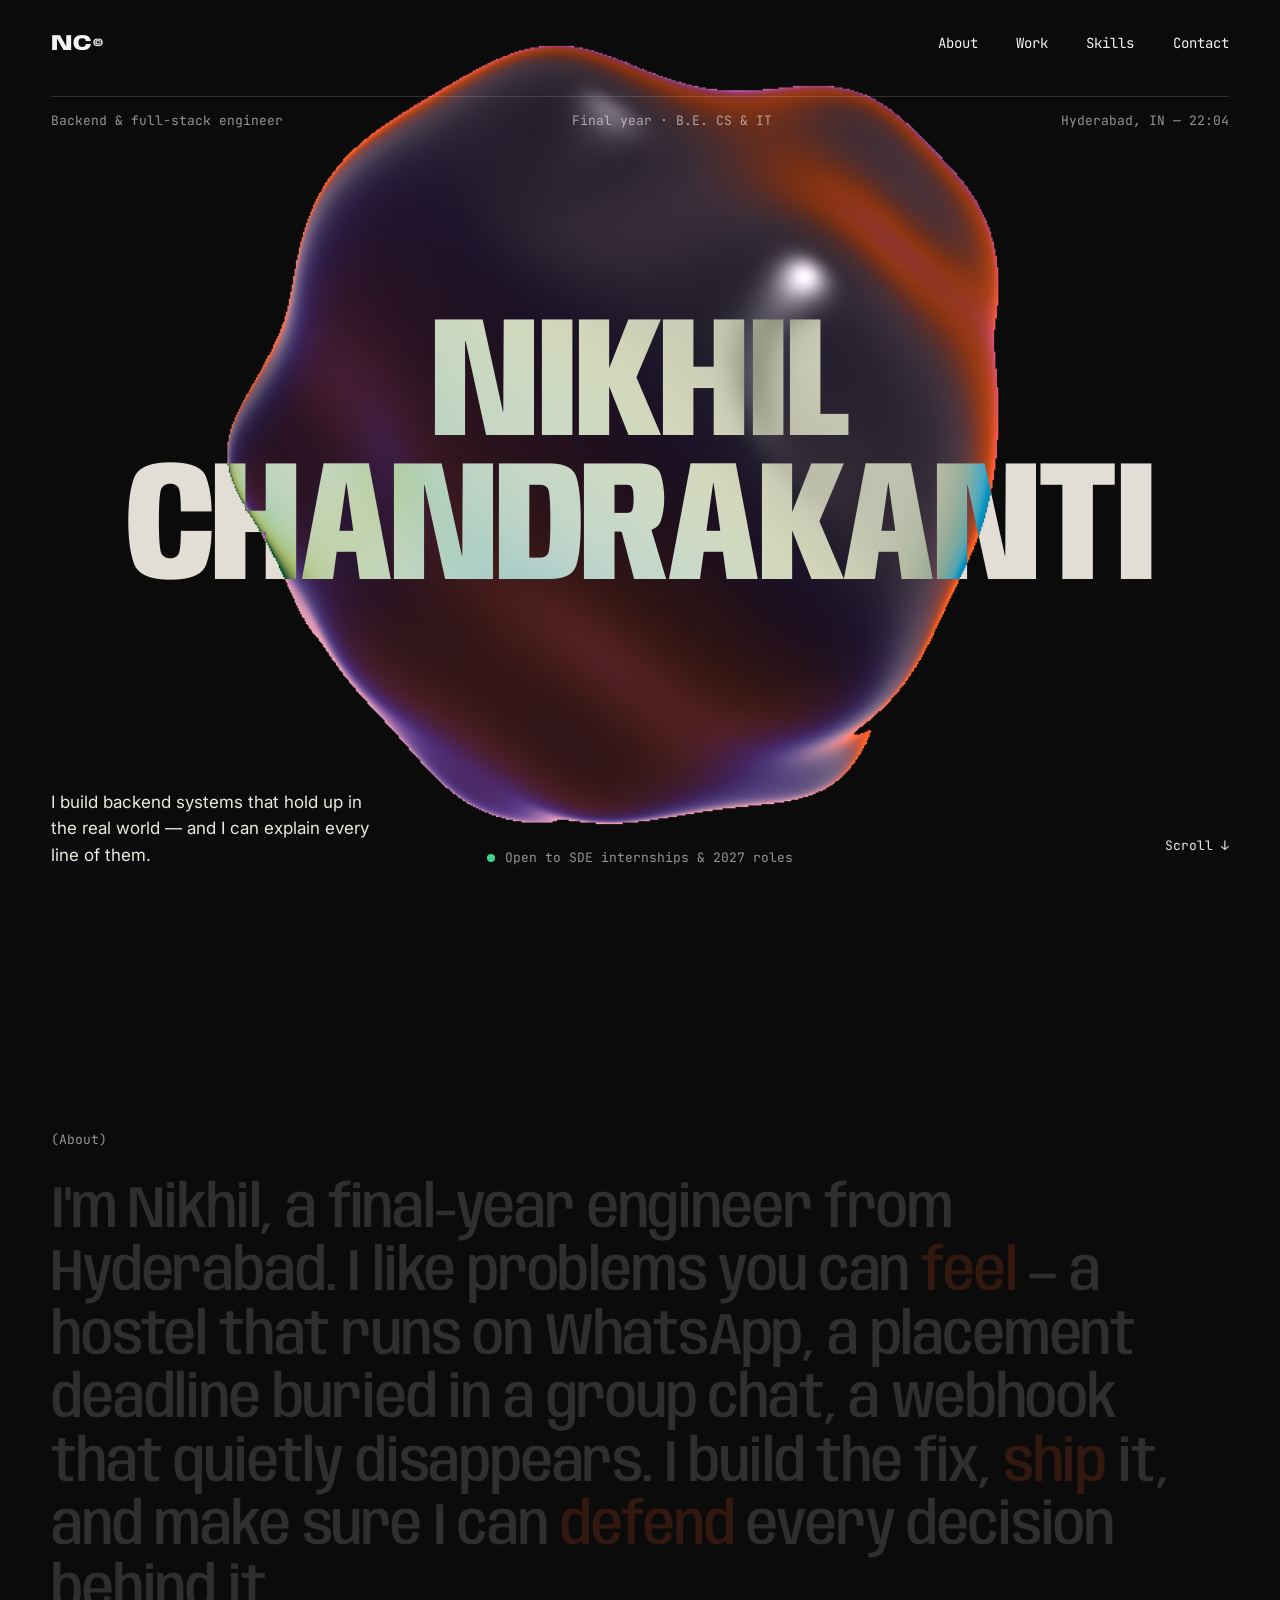
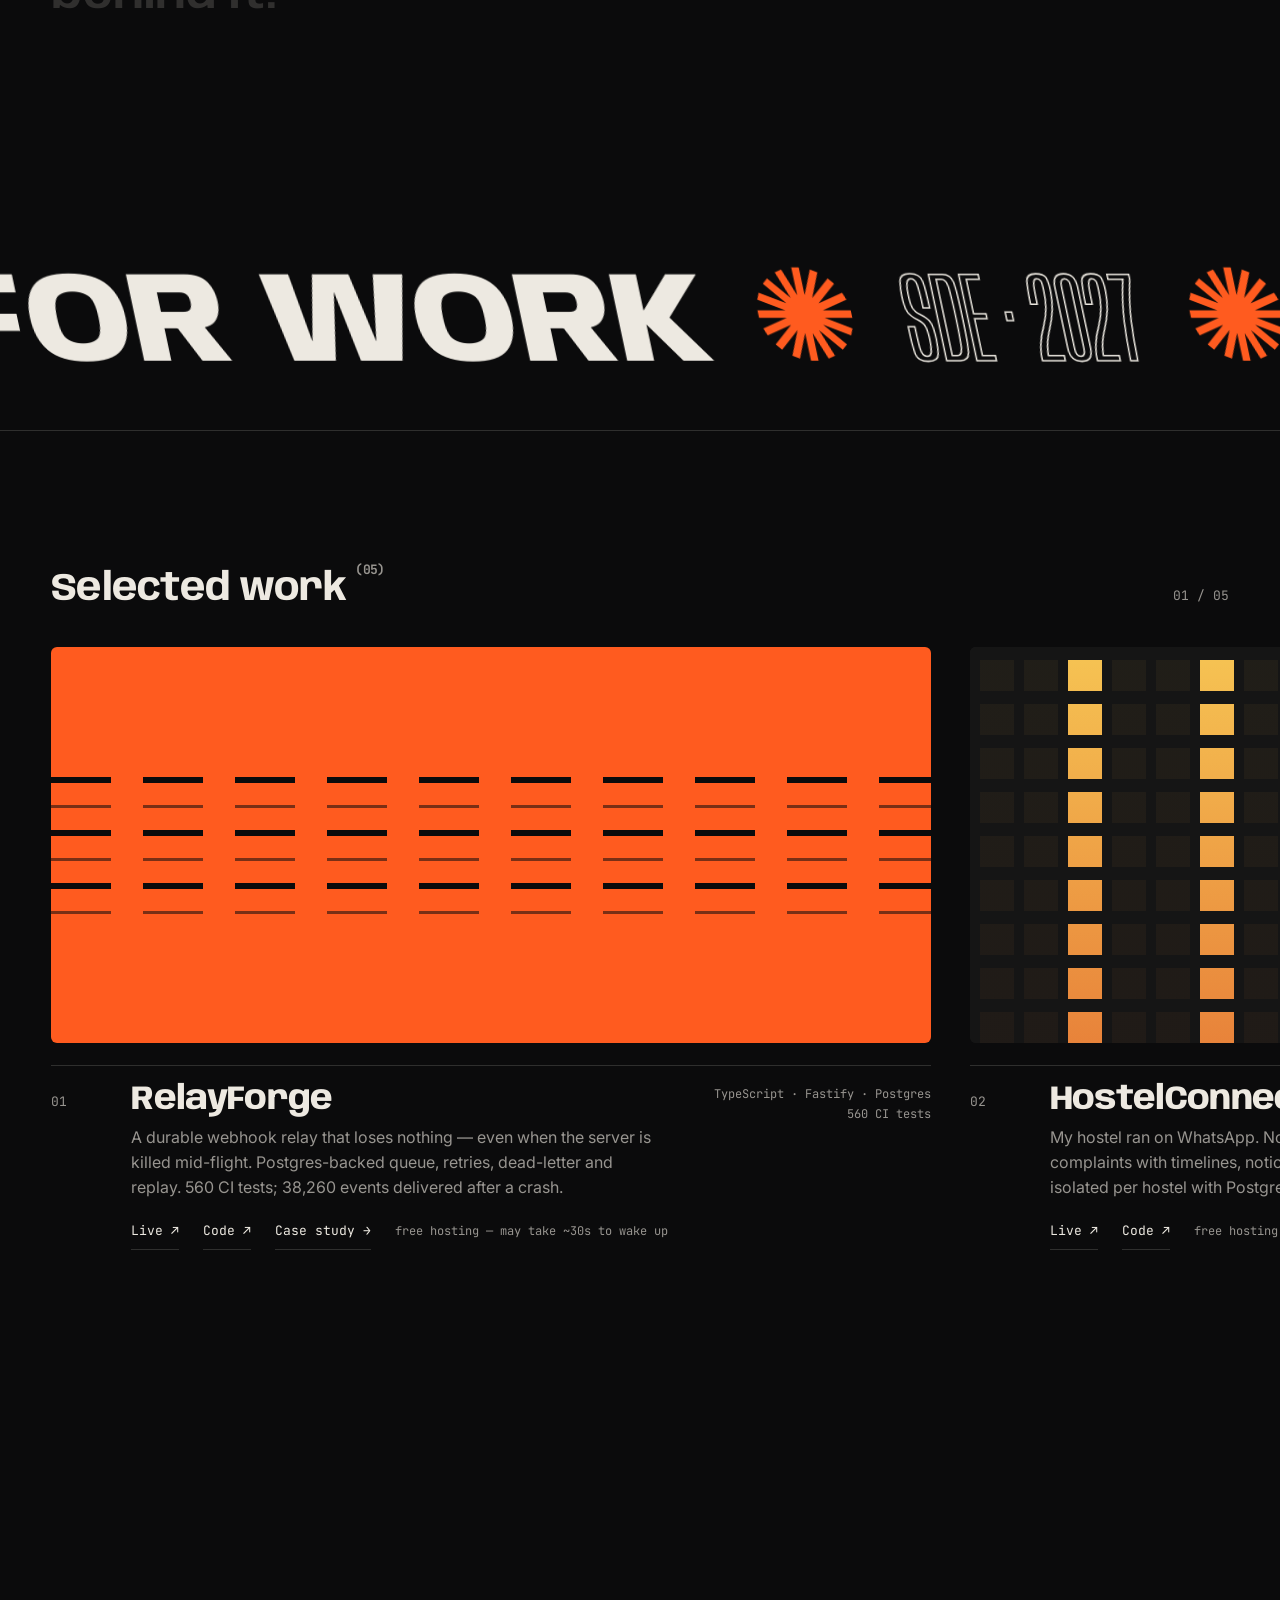
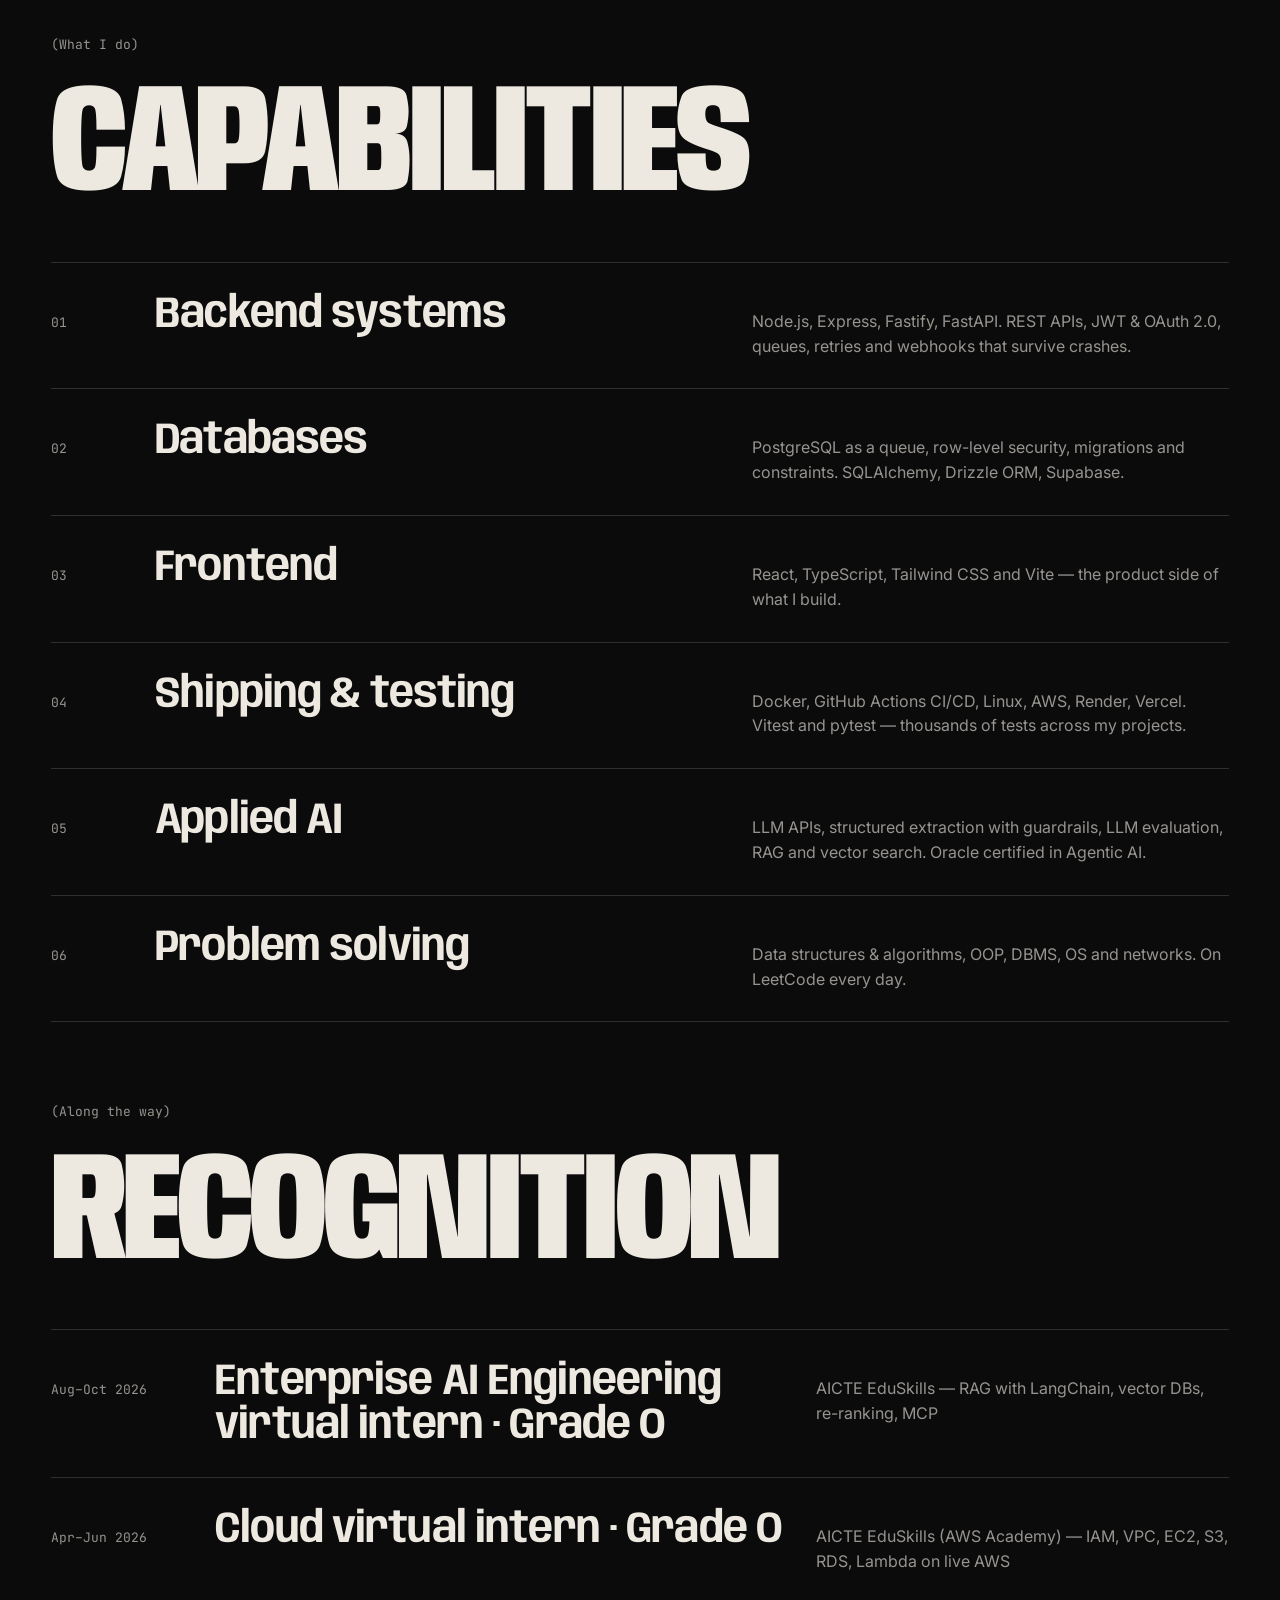
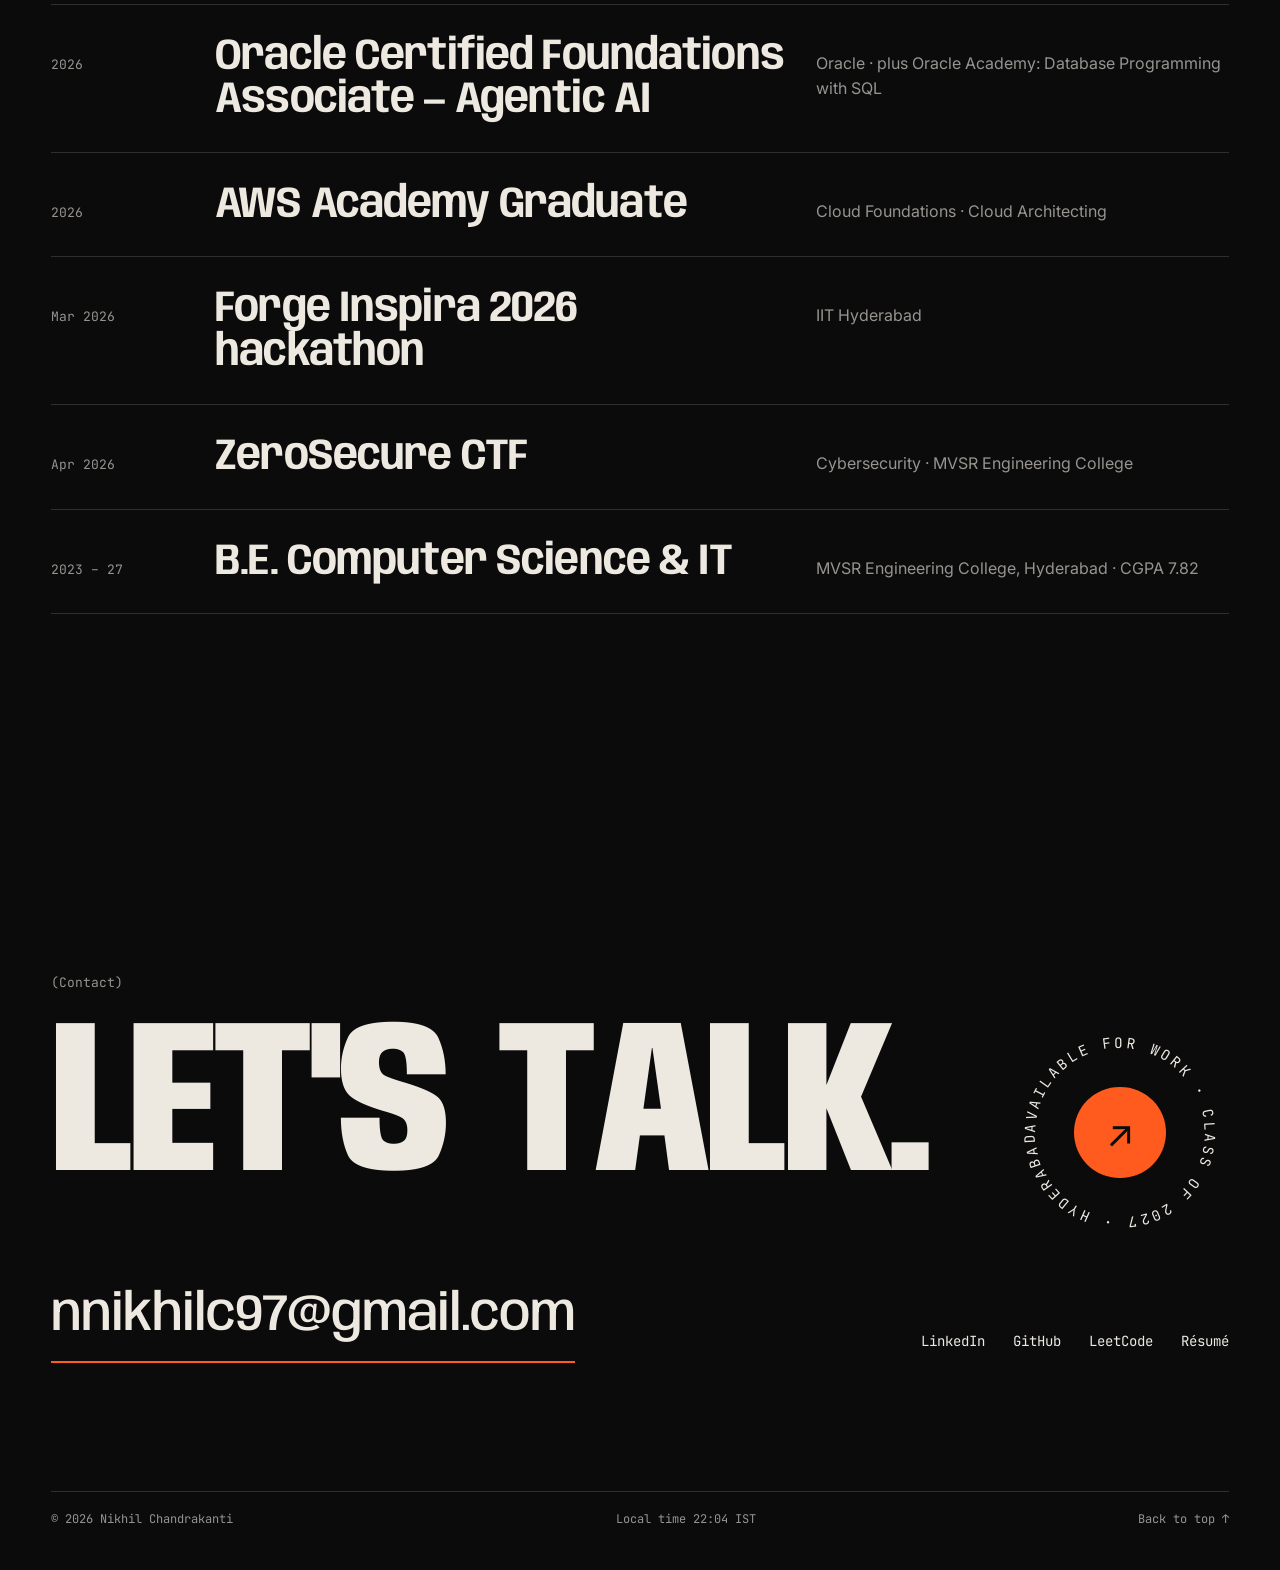
<file: index.html>
<!DOCTYPE html>
<html lang="en">
<head>
<meta charset="utf-8">
<meta name="viewport" content="width=device-width, initial-scale=1">
<title>Nikhil Chandrakanti — Backend &amp; Full-Stack Engineer</title>
<meta name="description" content="Final-year CS & IT engineer from Hyderabad building backend systems that hold up in the real world — RelayForge, HostelConnect, DriveRadar.">
<link rel="icon" href="assets/favicon.svg" type="image/svg+xml">
<link rel="apple-touch-icon" href="assets/apple-touch-icon.png">
<meta name="theme-color" content="#0B0B0C">
<link rel="canonical" href="https://nick10-05.github.io/">
<meta property="og:type" content="website">
<meta property="og:site_name" content="Nikhil Chandrakanti">
<meta property="og:title" content="Nikhil Chandrakanti — Backend & Full-Stack Engineer">
<meta property="og:description" content="Final-year CS & IT engineer from Hyderabad building backend systems that hold up in the real world — RelayForge, HostelConnect, DriveRadar.">
<meta property="og:url" content="https://nick10-05.github.io/">
<meta property="og:image" content="https://nick10-05.github.io/assets/og-image.png">
<meta property="og:image:width" content="1200">
<meta property="og:image:height" content="630">
<meta name="twitter:card" content="summary_large_image">
<meta name="twitter:title" content="Nikhil Chandrakanti — Backend & Full-Stack Engineer">
<meta name="twitter:description" content="Final-year CS & IT engineer from Hyderabad building backend systems that hold up in the real world — RelayForge, HostelConnect, DriveRadar.">
<meta name="twitter:image" content="https://nick10-05.github.io/assets/og-image.png">
<script type="application/ld+json">{"@context":"https://schema.org","@type":"Person","name":"Nikhil Chandrakanti","jobTitle":"Software Engineer","url":"https://nick10-05.github.io/","address":{"@type":"PostalAddress","addressLocality":"Hyderabad","addressCountry":"IN"},"alumniOf":"MVSR Engineering College","sameAs":["https://github.com/nick10-05","https://www.linkedin.com/in/nnikhilc97","https://leetcode.com/u/nikku-2004"]}</script>
<link rel="preconnect" href="https://fonts.googleapis.com">
<link rel="preconnect" href="https://fonts.gstatic.com" crossorigin>
<link href="https://fonts.googleapis.com/css2?family=Anybody:wdth,wght@50..150,100..900&family=Inter:wght@400;500&family=JetBrains+Mono:wght@400;500&display=swap" rel="stylesheet">
<link rel="stylesheet" href="css/style.css">
</head>
<body>

<!-- preloader -->
<div class="loader" id="loader" aria-hidden="true">
  <div class="loader-name"><span>Nikhil</span><span>Chandrakanti</span></div>
  <div class="loader-count"><span id="count">0</span></div>
</div>

<!-- cursor -->
<div class="cursor" id="cursor" aria-hidden="true"><span id="cursorLabel"></span></div>

<!-- nav -->
<header class="nav">
  <a href="#top" class="nav-logo" aria-label="Back to top">NC<sup>©</sup></a>
  <nav aria-label="Primary" class="nav-links">
    <a href="#about" data-scramble>About</a>
    <a href="#work" data-scramble>Work</a>
    <a href="#skills" data-scramble>Skills</a>
    <a href="#contact" data-scramble>Contact</a>
  </nav>
</header>

<main id="top">

<!-- HERO -->
<section class="hero" data-tone="dark">
  <canvas id="blob" aria-hidden="true"></canvas>
  <div class="hero-meta">
    <span>Backend &amp; full-stack engineer</span>
    <span class="hide-s">Final year · B.E. CS &amp; IT</span>
    <span>Hyderabad, IN — <time id="clock">--:--</time></span>
  </div>
  <h1 class="kinetic" aria-label="Nikhil Chandrakanti">
    <span class="kline" data-kinetic aria-hidden="true">Nikhil</span>
    <span class="kline" data-kinetic aria-hidden="true">Chandrakanti</span>
  </h1>
  <div class="hero-foot">
    <p class="hero-intro">I build backend systems that hold up in the real world — and I can explain every line of them.</p>
    <p class="status"><span class="dot" aria-hidden="true"></span>Open to SDE internships &amp; 2027 roles</p>
    <a href="#about" class="scroll-cue" data-cursor="Scroll">Scroll <span aria-hidden="true">↓</span></a>
  </div>
</section>

<!-- ABOUT / MANIFESTO -->
<section class="about" id="about" data-tone="dark">
  <p class="label">(About)</p>
  <p class="manifesto" id="manifesto">I'm Nikhil, a final-year engineer from Hyderabad. I like problems you can feel — a hostel that runs on WhatsApp, a placement deadline buried in a group chat, a webhook that quietly disappears. I build the fix, ship it, and make sure I can defend every decision behind it.</p>
</section>

<!-- MARQUEE -->
<div class="marquee" aria-hidden="true"><div class="marquee-track" id="marquee"></div></div>

<!-- WORK: horizontal pinned scroll -->
<section class="work" id="work" data-tone="dark" aria-labelledby="work-h">
  <div class="work-sticky">
    <div class="work-head">
      <h2 id="work-h" class="h-sec">Selected work <sup>(05)</sup></h2>
      <p class="work-progress" aria-hidden="true"><span id="workNum">01</span> / 05</p>
    </div>
    <div class="work-track" id="workTrack">

      <article class="panel" data-cursor="Read">
        <a href="relayforge.html" class="panel-link">
          <div class="cover cover-rf" aria-hidden="true"><span></span><span></span><span></span><span></span><span></span><span></span></div>
          <div class="panel-info">
            <p class="pnum">01</p>
            <div><h3>RelayForge</h3><p>A durable webhook relay that loses nothing — even when the server is killed mid-flight. Postgres-backed queue, retries, dead-letter and replay. 560 CI tests; 38,260 events delivered after a crash.</p></div>
            <p class="ptags">TypeScript · Fastify · Postgres<br>560 CI tests</p>
          </div>
        </a>
        <p class="plinks"><a data-href="relayforgeDemo" href="#" data-scramble title="Hosted on a free plan — the first load can take about 30 seconds">Live ↗</a><a data-href="relayforgeRepo" href="#" data-scramble>Code ↗</a><a href="relayforge.html" data-scramble>Case study →</a><span class="wake">free hosting — may take ~30s to wake up</span></p>
      </article>

      <article class="panel" data-cursor="Code">
        <a data-href="hostelRepo" href="#" class="panel-link">
          <div class="cover cover-hc" aria-hidden="true"></div>
          <div class="panel-info">
            <p class="pnum">02</p>
            <div><h3>HostelConnect</h3><p>My hostel ran on WhatsApp. Now it runs on a multi-tenant platform — complaints with timelines, notices, bed allocation, UPI fee tracking — isolated per hostel with Postgres row-level security.</p></div>
            <p class="ptags">React · Express · Postgres<br>2,058 tests</p>
          </div>
        </a>
        <p class="plinks"><a data-href="hostelDemo" href="#" data-scramble title="Hosted on a free plan — the first load can take about 30 seconds">Live ↗</a><a data-href="hostelRepo" href="#" data-scramble>Code ↗</a><span class="wake">free hosting — may take ~30s to wake up</span></p>
      </article>

      <article class="panel" data-cursor="Code">
        <a data-href="driveRadarRepo" href="#" class="panel-link">
          <div class="cover cover-dr" aria-hidden="true"><i></i></div>
          <div class="panel-info">
            <p class="pnum">03</p>
            <div><h3>DriveRadar</h3><p>Scattered placement notices become one feed filtered by each student's eligibility. An LLM extracts the details — but every field must quote its evidence, and an admin approves before anything goes live.</p></div>
            <p class="ptags">Python · FastAPI · LLMs<br>99% test coverage</p>
          </div>
        </a>
        <p class="plinks"><a data-href="driveRadarDemo" href="#" data-scramble>Live ↗</a><a data-href="driveRadarRepo" href="#" data-scramble>Code ↗</a></p>
      </article>

      <article class="panel" data-cursor="Play">
        <a data-href="cricketDemo" href="#" class="panel-link">
          <div class="cover cover-cv" aria-hidden="true"><i></i><b></b></div>
          <div class="panel-info">
            <p class="pnum">04</p>
            <div><h3>CricketVerse Arena</h3><p>Open-source 3D cricket you play with friends from a link: private rooms, 1v1 up to 11-a-side. An authoritative Socket.IO server keeps every player on the same ball, and bots step in when someone drops.</p></div>
            <p class="ptags">React · Three.js · Socket.IO<br>Open source · MIT</p>
          </div>
        </a>
        <p class="plinks"><a data-href="cricketDemo" href="#" data-scramble title="Hosted on a free plan — the first load can take up to a minute">Play ↗</a><a data-href="cricketRepo" href="#" data-scramble>Code ↗</a><span class="wake">free hosting — may take ~50s to wake up</span></p>
      </article>

      <article class="panel" data-cursor="Soon">
        <div class="panel-link">
          <div class="cover cover-ri" aria-hidden="true"></div>
          <div class="panel-info">
            <p class="pnum">05</p>
            <div><h3>Repository Intelligence</h3><p>Final-year project, in progress: change one file, see everything it can break — dependency graphs and change-impact analysis.</p></div>
            <p class="ptags">2026 – 27<br>Building now</p>
          </div>
        </div>
      </article>

    </div>
  </div>
</section>

<!-- SKILLS (light) -->
<section class="skills" id="skills" data-tone="light" aria-labelledby="skills-h">
  <div class="wrap">
    <p class="label">(What I do)</p>
    <h2 id="skills-h" class="h-big">Capabilities</h2>
    <ul class="rows" id="skillRows"></ul>
  </div>
</section>

<!-- RECOGNITION (light) -->
<section class="recog" data-tone="light" aria-labelledby="recog-h">
  <div class="wrap">
    <p class="label">(Along the way)</p>
    <h2 id="recog-h" class="h-big">Recognition</h2>
    <ul class="rows rows-3" id="recogRows"></ul>
  </div>
</section>

</main>

<!-- floating hover preview -->
<div class="preview" id="preview" aria-hidden="true"><span id="previewText"></span></div>

<!-- CONTACT -->
<footer class="contact" id="contact" data-tone="dark">
  <p class="label">(Contact)</p>
  <div class="badge-spin" aria-hidden="true"><svg viewBox="0 0 200 200"><defs><path id="circ" d="M100,100 m-78,0 a78,78 0 1,1 156,0 a78,78 0 1,1 -156,0"/></defs><text><textPath href="#circ">AVAILABLE FOR WORK · CLASS OF 2027 · HYDERABAD · </textPath></text></svg><span>↗</span></div>
  <h2 class="contact-big"><span data-kinetic>Let's</span> <span data-kinetic>talk.</span></h2>
  <div class="contact-row">
    <a class="mail" data-mail href="#" data-cursor="Write"><span data-scramble id="mailText">Say hello</span></a>
    <ul class="socials">
      <li><a data-href="linkedin" href="#" data-scramble>LinkedIn</a></li>
      <li><a href="https://github.com/nick10-05" data-scramble>GitHub</a></li>
      <li><a data-href="leetcode" href="#" data-scramble>LeetCode</a></li>
      <li><a data-href="resume" href="#" data-scramble>Résumé</a></li>
    </ul>
  </div>
  <div class="foot">
    <span>© <span id="yr">2026</span> Nikhil Chandrakanti</span>
    <span>Local time <time id="clock2">--:--</time> IST</span>
    <a href="#top" data-scramble>Back to top ↑</a>
  </div>
</footer>

<script src="js/main.js"></script>
</body>
</html>
</file>
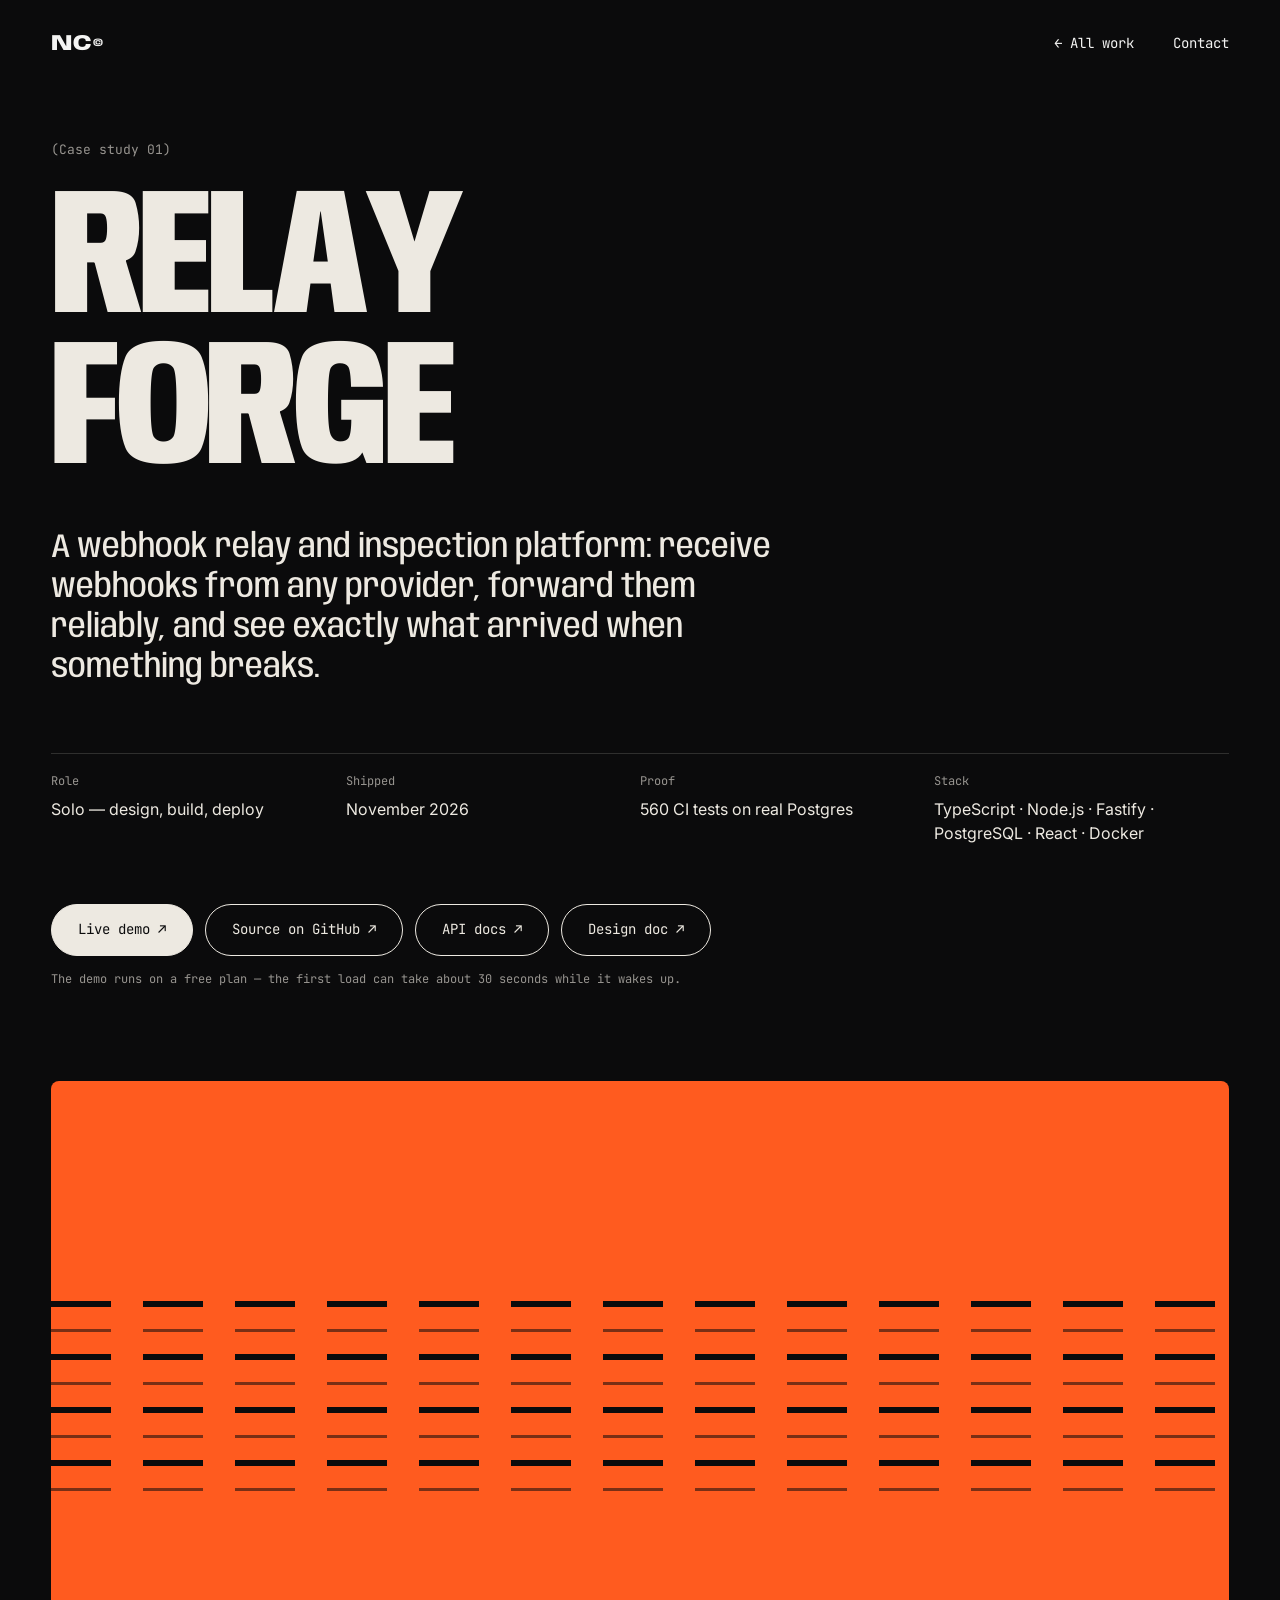
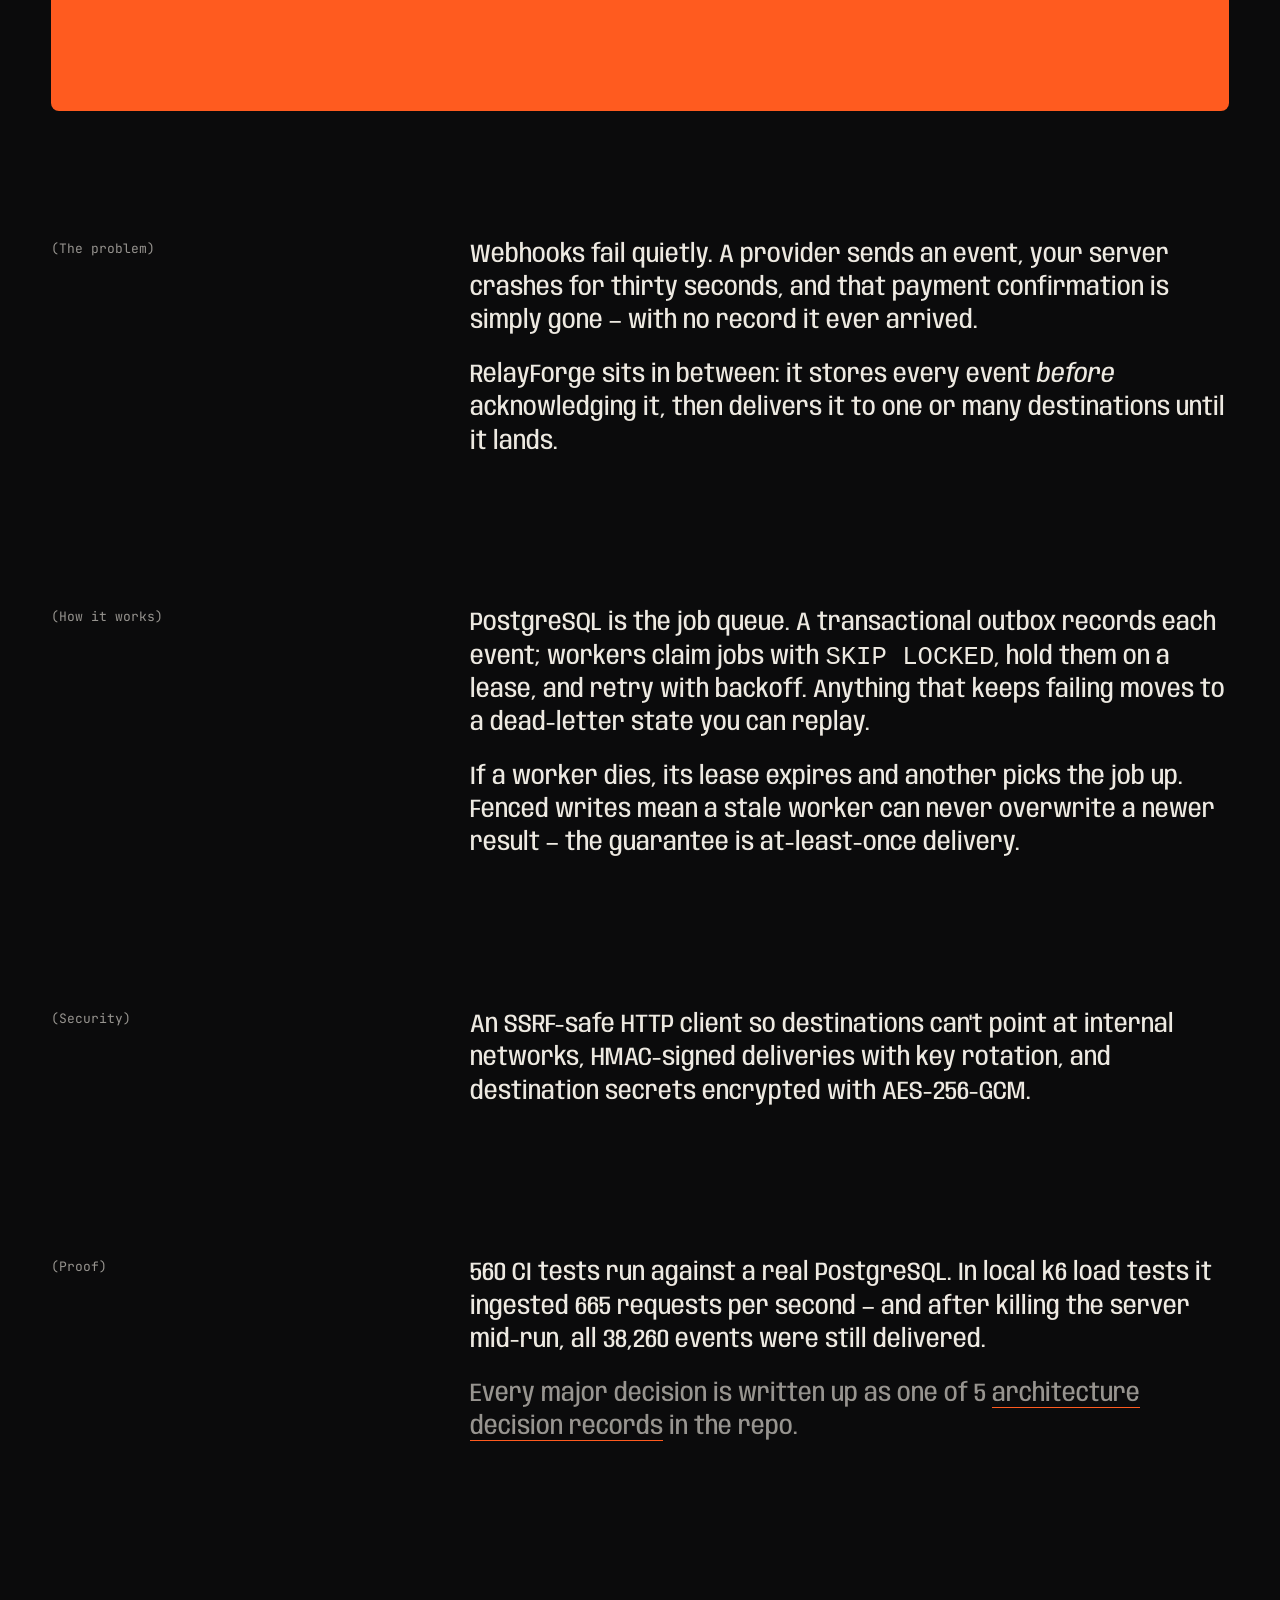
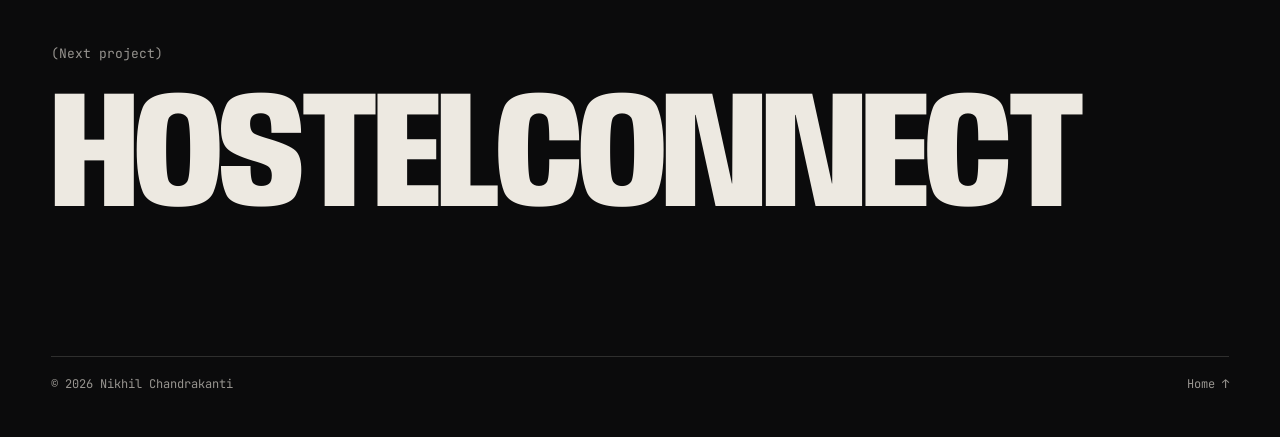
<file: relayforge.html>
<!DOCTYPE html>
<html lang="en">
<head>
<meta charset="utf-8">
<meta name="viewport" content="width=device-width, initial-scale=1">
<title>RelayForge — Nikhil Chandrakanti</title>
<meta name="description" content="RelayForge: a webhook relay and inspection platform, deployed for ₹0/month.">
<link rel="icon" href="assets/favicon.svg" type="image/svg+xml">
<link rel="apple-touch-icon" href="assets/apple-touch-icon.png">
<meta name="theme-color" content="#0B0B0C">
<link rel="canonical" href="https://nick10-05.github.io/relayforge.html">
<meta property="og:type" content="website">
<meta property="og:site_name" content="Nikhil Chandrakanti">
<meta property="og:title" content="RelayForge — a durable webhook relay · Nikhil Chandrakanti">
<meta property="og:description" content="A webhook relay that loses nothing, even when the server crashes. Postgres-backed queue, retries, dead-letter, replay. 560 CI tests.">
<meta property="og:url" content="https://nick10-05.github.io/relayforge.html">
<meta property="og:image" content="https://nick10-05.github.io/assets/og-image.png">
<meta property="og:image:width" content="1200">
<meta property="og:image:height" content="630">
<meta name="twitter:card" content="summary_large_image">
<meta name="twitter:title" content="RelayForge — a durable webhook relay · Nikhil Chandrakanti">
<meta name="twitter:description" content="A webhook relay that loses nothing, even when the server crashes. Postgres-backed queue, retries, dead-letter, replay. 560 CI tests.">
<meta name="twitter:image" content="https://nick10-05.github.io/assets/og-image.png">
<script type="application/ld+json">{"@context":"https://schema.org","@type":"Person","name":"Nikhil Chandrakanti","jobTitle":"Software Engineer","url":"https://nick10-05.github.io/","address":{"@type":"PostalAddress","addressLocality":"Hyderabad","addressCountry":"IN"},"alumniOf":"MVSR Engineering College","sameAs":["https://github.com/nick10-05","https://www.linkedin.com/in/nnikhilc97","https://leetcode.com/u/nikku-2004"]}</script>
<link rel="preconnect" href="https://fonts.googleapis.com">
<link rel="preconnect" href="https://fonts.gstatic.com" crossorigin>
<link href="https://fonts.googleapis.com/css2?family=Anybody:wdth,wght@50..150,100..900&family=Inter:wght@400;500&family=JetBrains+Mono:wght@400;500&display=swap" rel="stylesheet">
<link rel="stylesheet" href="css/style.css">
</head>
<body>
<div class="cursor" id="cursor" aria-hidden="true"><span id="cursorLabel"></span></div>

<header class="nav">
  <a href="index.html" class="nav-logo" aria-label="Home">NC<sup>©</sup></a>
  <nav aria-label="Primary" class="nav-links">
    <a href="index.html#work" data-scramble>← All work</a>
    <a href="index.html#contact" data-scramble>Contact</a>
  </nav>
</header>

<main>
  <section class="cs" data-tone="dark">
    <p class="label">(Case study 01)</p>
    <h1 class="cs-title"><span data-kinetic>Relay</span><br><span data-kinetic>Forge</span></h1>
    <p class="cs-lede">A webhook relay and inspection platform: receive webhooks from any provider, forward them reliably, and see exactly what arrived when something breaks.</p>
    <dl class="cs-facts">
      <div><dt>Role</dt><dd>Solo — design, build, deploy</dd></div>
      <div><dt>Shipped</dt><dd>November 2026</dd></div>
      <div><dt>Proof</dt><dd>560 CI tests on real Postgres</dd></div>
      <div><dt>Stack</dt><dd>TypeScript · Node.js · Fastify · PostgreSQL · React · Docker</dd></div>
    </dl>
    <div class="cs-btns">
      <a data-href="relayforgeDemo" href="#" class="pillbtn solid">Live demo ↗</a>
      <a data-href="relayforgeRepo" href="#" class="pillbtn">Source on GitHub ↗</a>
      <a data-href="relayforgeDocs" href="#" class="pillbtn">API docs ↗</a>
      <a data-href="relayforgeDesign" href="#" class="pillbtn">Design doc ↗</a>
    </div>
    <p class="wake" style="margin-top:14px">The demo runs on a free plan — the first load can take about 30 seconds while it wakes up.</p>
  </section>

  <div class="cs-cover cover-rf" data-tone="dark" aria-hidden="true"><span></span><span></span><span></span><span></span><span></span><span></span><span></span><span></span></div>

  <section class="cs-sec" data-tone="dark">
    <h2>(The problem)</h2>
    <div class="body">
      <p>Webhooks fail quietly. A provider sends an event, your server crashes for thirty seconds, and that payment confirmation is simply gone — with no record it ever arrived.</p>
      <p>RelayForge sits in between: it stores every event <em>before</em> acknowledging it, then delivers it to one or many destinations until it lands.</p>
    </div>
  </section>

  <section class="cs-sec" data-tone="dark">
    <h2>(How it works)</h2>
    <div class="body">
      <p>PostgreSQL is the job queue. A transactional outbox records each event; workers claim jobs with <code>SKIP LOCKED</code>, hold them on a lease, and retry with backoff. Anything that keeps failing moves to a dead-letter state you can replay.</p>
      <p>If a worker dies, its lease expires and another picks the job up. Fenced writes mean a stale worker can never overwrite a newer result — the guarantee is at-least-once delivery.</p>
    </div>
  </section>

  <section class="cs-sec" data-tone="dark">
    <h2>(Security)</h2>
    <div class="body">
      <p>An SSRF-safe HTTP client so destinations can't point at internal networks, HMAC-signed deliveries with key rotation, and destination secrets encrypted with AES-256-GCM.</p>
    </div>
  </section>

  <section class="cs-sec" data-tone="dark">
    <h2>(Proof)</h2>
    <div class="body">
      <p>560 CI tests run against a real PostgreSQL. In local k6 load tests it ingested 665 requests per second — and after killing the server mid-run, all 38,260 events were still delivered.</p>
      <p style="color:var(--sub)">Every major decision is written up as one of 5 <a data-href="relayforgeAdrs" href="#" style="border-bottom:1px solid var(--acc)">architecture decision records</a> in the repo.</p>
    </div>
  </section>
</main>

<footer class="contact" data-tone="dark">
  <a href="index.html#work" data-cursor="Next" style="display:block">
    <p class="label">(Next project)</p>
    <h2 class="contact-big" style="font-size:clamp(56px,13vw,220px)"><span data-kinetic>Hostel</span><span data-kinetic>Connect</span></h2>
  </a>
  <div class="foot"><span>© 2026 Nikhil Chandrakanti</span><a href="index.html" data-scramble>Home ↑</a></div>
</footer>

<script src="js/main.js"></script>
</body>
</html>
</file>
<file: css/style.css>
/*
  VOICE   confident, playful, editorial — a studio-grade personal site
  IDEA    a living poster: type that reacts to you, a liquid form that breathes
  PICTURE raymarched iridescent blob (raw WebGL) behind giant kinetic type
  COLOUR  ink #0B0B0C ⇄ bone #EDE9E1, one hot accent #FF5B1F; the page flips tone as you scroll
  TYPE    Anybody (variable width + weight) · Inter · JetBrains Mono labels
*/
:root{
  --ink:#0B0B0C; --bone:#EDE9E1; --acc:#FF5B1F; --grey:#8A877F;
  --bg:var(--ink); --fg:var(--bone); --sub:rgba(237,233,225,.62); --rule:rgba(237,233,225,.16);
  --display:'Anybody',system-ui,sans-serif; --mono:'JetBrains Mono',ui-monospace,monospace;
  --pad:clamp(20px,4vw,56px);
  color-scheme:dark;
}
body.light{--bg:var(--bone); --fg:var(--ink); --sub:rgba(11,11,12,.6); --rule:rgba(11,11,12,.16); color-scheme:light}
*{box-sizing:border-box;min-width:0}
html{scroll-behavior:smooth}
body{margin:0;background:var(--bg);color:var(--fg);font:16px/1.55 Inter,system-ui,sans-serif;overflow-x:clip;-webkit-font-smoothing:antialiased;transition:background-color .7s cubic-bezier(.6,0,.2,1),color .7s cubic-bezier(.6,0,.2,1)}
body.loading{overflow:hidden}
a{color:inherit;text-decoration:none}
:focus-visible{outline:2px solid var(--acc);outline-offset:4px}
::selection{background:var(--acc);color:var(--ink)}
.label{margin:0 0 28px;font-family:var(--mono);font-size:13px;color:var(--sub)}
.wrap{max-width:1400px;margin:0 auto}

/* ---------- loader ---------- */
.loader{position:fixed;inset:0;z-index:200;background:var(--ink);color:var(--bone);display:flex;flex-direction:column;justify-content:space-between;padding:var(--pad);clip-path:inset(0 0 0 0);transition:clip-path 1s cubic-bezier(.8,0,.2,1)}
.loader.done{clip-path:inset(0 0 100% 0)}
.loader-name{display:flex;gap:.4em;font-family:var(--mono);font-size:14px;overflow:hidden}
.loader-name span{display:inline-block;transform:translateY(110%);animation:up .8s cubic-bezier(.2,.8,.2,1) forwards}
.loader-name span+span{animation-delay:.1s}
.loader-count{align-self:flex-end;font-family:var(--display);font-variation-settings:"wdth" 60,"wght" 800;font-size:clamp(96px,22vw,320px);line-height:.8;font-variant-numeric:tabular-nums}
@keyframes up{to{transform:none}}

/* ---------- cursor ---------- */
.cursor{position:fixed;left:0;top:0;z-index:150;width:12px;height:12px;margin:-6px 0 0 -6px;border-radius:50%;background:#fff;mix-blend-mode:difference;pointer-events:none;display:flex;align-items:center;justify-content:center;transition:width .35s cubic-bezier(.2,.8,.2,1),height .35s cubic-bezier(.2,.8,.2,1),margin .35s cubic-bezier(.2,.8,.2,1),background .3s;opacity:0}
.cursor.on{opacity:1}
.cursor.hover{width:44px;height:44px;margin:-22px 0 0 -22px}
.cursor.big{width:104px;height:104px;margin:-52px 0 0 -52px;background:var(--acc);mix-blend-mode:normal}
.cursor span{font-family:var(--mono);font-size:13px;color:var(--ink);opacity:0;transition:opacity .2s}
.cursor.big span{opacity:1}
@media (pointer:fine){.has-cursor, .has-cursor a, .has-cursor button{cursor:none}}

/* ---------- nav ---------- */
.nav{position:fixed;top:0;left:0;right:0;z-index:100;display:flex;justify-content:space-between;align-items:center;padding:22px var(--pad);mix-blend-mode:difference;color:#fff}
.nav-logo{font-family:var(--display);font-variation-settings:"wdth" 120,"wght" 800;font-size:22px;letter-spacing:-.02em;min-height:44px;display:inline-flex;align-items:center}
.nav-logo sup{font-size:11px;margin-left:2px}
.nav-links{display:flex;gap:clamp(14px,3vw,40px);font-family:var(--mono);font-size:14px}
.nav-links a{min-height:44px;display:inline-flex;align-items:center}

/* ---------- hero ---------- */
.hero{position:relative;min-height:100svh;display:flex;flex-direction:column;justify-content:space-between;padding:96px var(--pad) 32px;overflow:hidden}
#blob{position:absolute;inset:0;width:100%;height:100%;pointer-events:none}
.hero-meta{position:relative;display:flex;justify-content:space-between;gap:16px;font-family:var(--mono);font-size:13px;color:var(--sub);border-top:1px solid var(--rule);padding-top:14px}
.kinetic{position:relative;margin:0;display:flex;flex-direction:column;align-items:center;font-family:var(--display);font-weight:800;font-size:clamp(56px,15.5vw,270px);line-height:.84;letter-spacing:-.02em;text-transform:uppercase;color:#EDE9E1;mix-blend-mode:difference;user-select:none}
.kline{display:block;white-space:nowrap;overflow:hidden;padding:0 .02em}
.ch{display:inline-block;font-variation-settings:"wdth" 75,"wght" 800;transition:font-variation-settings .5s cubic-bezier(.2,.8,.2,1)}
.kinetic .ch{transform:translateY(105%)}
.ready .kinetic .ch{animation:up 1s cubic-bezier(.2,.8,.2,1) forwards;animation-delay:var(--d)}
.hero-foot{position:relative;display:grid;grid-template-columns:repeat(3,minmax(0,1fr));gap:24px;align-items:end}
.hero-intro{margin:0;max-width:340px;font-size:17px;color:var(--fg)}
.status{margin:0;justify-self:center;display:flex;align-items:center;gap:10px;font-family:var(--mono);font-size:13px;color:var(--sub)}
.status .dot{width:8px;height:8px;border-radius:50%;background:#3DD68C;box-shadow:0 0 0 0 rgba(61,214,140,.6);animation:ping 2s infinite}
@keyframes ping{to{box-shadow:0 0 0 12px rgba(61,214,140,0)}}
.scroll-cue{justify-self:end;font-family:var(--mono);font-size:13px;min-height:44px;display:inline-flex;align-items:center;gap:8px}
.scroll-cue span{display:inline-block;animation:bob 1.6s ease-in-out infinite}
@keyframes bob{50%{transform:translateY(5px)}}

/* ---------- about ---------- */
.about{padding:clamp(120px,18vw,240px) var(--pad);max-width:1400px;margin:0 auto}
.manifesto{margin:0;font-family:var(--display);font-variation-settings:"wdth" 90,"wght" 500;font-size:clamp(30px,4.6vw,72px);line-height:1.08;letter-spacing:-.02em;text-wrap:balance}
.manifesto .w{color:var(--fg);opacity:.16;transition:opacity .35s}
.manifesto .w.on{opacity:1}
.manifesto .w.hl{color:var(--acc)}

/* ---------- marquee ---------- */
.marquee{overflow:hidden;padding:8px 0 40px;border-bottom:1px solid var(--rule)}
.marquee-track{display:flex;width:max-content;will-change:transform;font-family:var(--display);font-size:clamp(64px,10vw,160px);line-height:1;text-transform:uppercase;white-space:nowrap}
.marquee-track span{padding-right:.35em;font-variation-settings:"wdth" 110,"wght" 800}
.marquee-track span.o{color:transparent;-webkit-text-stroke:1.5px var(--fg);font-variation-settings:"wdth" 60,"wght" 300}
.marquee-track span.a{color:var(--acc)}

/* ---------- work (pinned horizontal) ---------- */
.work{position:relative}
.work-sticky{position:sticky;top:0;height:100svh;overflow:hidden;display:flex;flex-direction:column;justify-content:center;gap:28px;padding:76px 0 28px}
.work-head{display:flex;justify-content:space-between;align-items:baseline;padding:0 var(--pad)}
.h-sec{margin:0;font-family:var(--display);font-variation-settings:"wdth" 100,"wght" 700;font-size:clamp(28px,3vw,44px);letter-spacing:-.02em}
.h-sec sup{font-family:var(--mono);font-size:13px;font-weight:400;color:var(--sub);vertical-align:top}
.work-progress{margin:0;font-family:var(--mono);font-size:13px;color:var(--sub)}
.work-track{display:flex;gap:clamp(20px,3vw,48px);padding:0 var(--pad);will-change:transform}
.panel{flex:0 0 min(72vw,880px)}
.panel-link{display:flex;flex-direction:column;gap:22px}
.cover{position:relative;height:min(44vh,470px);border-radius:6px;overflow:hidden;transition:transform .9s cubic-bezier(.2,.8,.2,1),border-radius .6s}
.panel:hover .cover{transform:scale(.97);border-radius:28px}
.panel-info{display:grid;grid-template-columns:60px minmax(0,1fr) auto;gap:20px;align-items:start;border-top:1px solid var(--rule);padding-top:18px}
.pnum{margin:0;font-family:var(--mono);font-size:13px;color:var(--sub)}
.panel-info h3{margin:0;font-family:var(--display);font-variation-settings:"wdth" 100,"wght" 750;font-size:clamp(26px,2.6vw,40px);letter-spacing:-.02em;line-height:1;transition:font-variation-settings .5s}
.panel:hover .panel-info h3{font-variation-settings:"wdth" 115,"wght" 400}
.panel-info p{margin:8px 0 0;color:var(--sub);max-width:520px}
.plinks{margin:14px 0 0 80px;display:flex;flex-wrap:wrap;gap:6px 24px;font-family:var(--mono);font-size:13px}
.plinks a{min-height:36px;display:inline-flex;align-items:center;border-bottom:1px solid var(--rule)}
.plinks a:hover{border-color:var(--acc);color:var(--acc)}
.plinks a[aria-disabled]{display:none}
.wake{align-self:center;font-family:var(--mono);font-size:12px;color:var(--sub)}
.panel-info .ptags{margin:0;font-family:var(--mono);font-size:12px;white-space:nowrap;text-align:right;line-height:1.7}
/* generative covers */
.cover-rf{background:var(--acc);display:flex;flex-direction:column;justify-content:center;gap:22px;padding:0 0}
.cover-rf span{display:block;height:6px;background:repeating-linear-gradient(90deg,var(--ink) 0 60px,transparent 60px 92px);background-size:184px 6px;animation:stream 3s linear infinite}
.cover-rf span:nth-child(2n){animation-duration:4.6s;animation-direction:reverse;opacity:.55;height:3px}
.cover-rf span:nth-child(3n){animation-duration:2.2s}
@keyframes stream{to{background-position:184px 0}}
.cover-hc{background:linear-gradient(90deg,#151515 22%,transparent 22%) 0 0/44px 44px,linear-gradient(#151515 30%,transparent 30%) 0 0/44px 44px,linear-gradient(180deg,#F6C453,#E8833A);}
.cover-hc::after{content:"";position:absolute;inset:0;background:linear-gradient(90deg,#151515 22%,transparent 22%) 0 0/44px 44px,linear-gradient(#151515 30%,transparent 30%) 0 0/44px 44px,repeating-linear-gradient(90deg,rgba(21,21,21,.95) 0 88px,transparent 88px 132px,rgba(21,21,21,.95) 132px 220px,transparent 220px 264px);background-blend-mode:normal;animation:flicker 5s steps(1) infinite}
@keyframes flicker{30%{opacity:.6}60%{opacity:.85}80%{opacity:.5}}
.cover-dr{background:repeating-radial-gradient(circle at 50% 50%,transparent 0 46px,rgba(11,11,12,.22) 46px 47px),#D9F99D}
.cover-dr i{position:absolute;left:50%;top:50%;width:140%;aspect-ratio:1;translate:-50% -50%;border-radius:50%;background:conic-gradient(from 0deg,rgba(11,11,12,.55),transparent 60deg);animation:spin 5s linear infinite}
@keyframes spin{to{transform:rotate(360deg)}}
.cover-ri{background:radial-gradient(circle,rgba(237,233,225,.9) 2px,transparent 2.5px) 0 0/34px 34px,linear-gradient(135deg,#4C1D95,#1E1B4B 70%)}
.cover-ri::after{content:"";position:absolute;inset:0;background:radial-gradient(circle at var(--x,30%) var(--y,40%),rgba(255,91,31,.75),transparent 28%);animation:wander 9s ease-in-out infinite alternate}
@keyframes wander{0%{--x:20%;--y:30%}50%{--x:70%;--y:60%}100%{--x:40%;--y:80%}}
@property --x{syntax:'<percentage>';inherits:false;initial-value:30%}
@property --y{syntax:'<percentage>';inherits:false;initial-value:40%}
.cover-cv{background:repeating-linear-gradient(90deg,#2F7D32 0 64px,#3A8F3D 64px 128px)}
.cover-cv i{position:absolute;left:50%;top:50%;width:min(24%,190px);height:78%;translate:-50% -50%;background:linear-gradient(transparent 9%,var(--bone) 9% 10%,transparent 10% 90%,var(--bone) 90% 91%,transparent 91%),#D8B878;border-radius:3px}
.cover-cv b{position:absolute;left:50%;top:13%;width:clamp(16px,1.8vw,24px);aspect-ratio:1;margin-left:clamp(-12px,-.9vw,-8px);border-radius:50%;background:radial-gradient(circle at 35% 30%,#F87171,#B91C1C 60%,#7F1D1D);box-shadow:0 6px 10px rgba(0,0,0,.35);animation:delivery 2.4s cubic-bezier(.45,0,.55,1) infinite}
@keyframes delivery{0%{top:13%;transform:scale(.8)}55%{top:66%;transform:scale(1.15)}62%{top:70%;transform:scale(.9,1.1)}100%{top:84%;transform:scale(.8)}}
.panel:hover .cover-cv b{animation-duration:1.2s}
@media (prefers-reduced-motion: reduce){.cover-cv b{animation:none;top:66%}}
.cover-cc{background:#0F766E;display:flex;align-items:center;justify-content:center}
.cover-cc b{width:clamp(110px,14vw,190px);aspect-ratio:1;border-radius:50%;display:flex;align-items:center;justify-content:center;font-family:var(--display);font-variation-settings:"wdth" 120,"wght" 800;font-size:clamp(40px,5vw,72px);color:var(--ink);background:var(--bone);border:6px solid #0F766E;transition:transform .6s cubic-bezier(.2,.8,.2,1)}
.cover-cc b+b{margin-left:-36px}
.cover-cc b:nth-child(2){background:var(--acc)}
.cover-cc b:nth-child(3){background:#FDE68A}
.panel:hover .cover-cc b:nth-child(1){transform:translateX(-18px) rotate(-8deg)}
.panel:hover .cover-cc b:nth-child(3){transform:translateX(18px) rotate(8deg)}

/* ---------- light sections ---------- */
.skills,.recog{padding:clamp(100px,14vw,200px) var(--pad) 40px}
.recog{padding-top:40px;padding-bottom:clamp(100px,14vw,200px)}
.h-big{margin:0 0 48px;font-family:var(--display);font-variation-settings:"wdth" 70,"wght" 850;font-size:clamp(64px,12vw,200px);line-height:.85;letter-spacing:-.03em;text-transform:uppercase}
.rows{margin:0;padding:0;list-style:none;border-bottom:1px solid var(--rule)}
.rows li{border-top:1px solid var(--rule)}
.row{display:grid;grid-template-columns:80px minmax(0,1.2fr) minmax(0,1fr);gap:24px;align-items:baseline;padding:30px 0;transition:padding .5s cubic-bezier(.2,.8,.2,1),color .3s}
.rows-3 .row{grid-template-columns:140px minmax(0,1.4fr) minmax(0,1fr)}
.row .n{font-family:var(--mono);font-size:13px;color:var(--sub)}
.row h3{margin:0;font-family:var(--display);font-variation-settings:"wdth" 90,"wght" 650;font-size:clamp(26px,3.4vw,52px);line-height:1;letter-spacing:-.02em;transition:font-variation-settings .5s}
.row p{margin:0;color:var(--sub)}
.rows li:hover .row{padding-left:24px}
.rows li:hover h3{font-variation-settings:"wdth" 125,"wght" 380}

/* hover preview card */
.preview{position:fixed;left:0;top:0;z-index:90;width:280px;height:190px;margin:-95px 0 0 -140px;border-radius:14px;display:flex;align-items:center;justify-content:center;pointer-events:none;opacity:0;scale:.6;transition:opacity .3s,scale .4s cubic-bezier(.2,.8,.2,1);font-family:var(--display);font-variation-settings:"wdth" 70,"wght" 800;font-size:64px;color:var(--ink);letter-spacing:-.02em}
.preview.on{opacity:1;scale:1}

/* ---------- contact ---------- */
.contact{position:relative;padding:clamp(100px,14vw,200px) var(--pad) 28px;overflow:hidden}
.badge-spin{position:absolute;right:var(--pad);top:clamp(140px,18vw,260px);width:clamp(150px,17vw,250px);aspect-ratio:1;display:flex;align-items:center;justify-content:center}
.badge-spin svg{position:absolute;inset:0;width:100%;height:100%;animation:spin 16s linear infinite}
.badge-spin text{font-family:var(--mono);font-size:13.2px;letter-spacing:.18em;fill:var(--fg)}
.badge-spin span{width:42%;aspect-ratio:1;border-radius:50%;background:var(--acc);color:var(--ink);display:flex;align-items:center;justify-content:center;font-size:clamp(28px,3vw,44px)}
@media (max-width:700px){.badge-spin{display:none}}
.contact-big{margin:0;font-family:var(--display);font-weight:800;font-size:clamp(72px,17vw,320px);line-height:.82;letter-spacing:-.03em;text-transform:uppercase}
.contact-big>span{display:inline-block;white-space:nowrap}
.contact-big .ch{transform:none}
.contact-row{margin-top:clamp(40px,6vw,80px);display:flex;flex-wrap:wrap;justify-content:space-between;align-items:flex-end;gap:32px}
.mail{font-family:var(--display);font-variation-settings:"wdth" 100,"wght" 500;font-size:clamp(28px,4vw,60px);letter-spacing:-.02em;border-bottom:2px solid var(--acc);padding-bottom:6px;transition:color .3s}
.mail:hover{color:var(--acc)}
.socials{margin:0;padding:0;list-style:none;display:flex;flex-wrap:wrap;gap:8px 28px;font-family:var(--mono);font-size:14px}
.socials a{min-height:44px;display:inline-flex;align-items:center}
.socials a[aria-disabled]{opacity:.4}
.foot{margin-top:clamp(60px,10vw,140px);padding-top:18px;border-top:1px solid var(--rule);display:flex;flex-wrap:wrap;justify-content:space-between;gap:12px;font-family:var(--mono);font-size:12px;color:var(--sub)}
.foot a{min-height:32px}

/* reveal */
.rv{opacity:0;transform:translateY(40px);transition:opacity 1s cubic-bezier(.2,.8,.2,1),transform 1s cubic-bezier(.2,.8,.2,1)}
.rv.in{opacity:1;transform:none}

/* case study */
.cs{padding:140px var(--pad) 80px;max-width:1400px;margin:0 auto}
.cs-title{margin:0;font-family:var(--display);font-weight:800;font-size:clamp(64px,14vw,240px);line-height:.84;letter-spacing:-.03em;text-transform:uppercase}
.cs-lede{margin:40px 0 0;max-width:760px;font-family:var(--display);font-variation-settings:"wdth" 90,"wght" 450;font-size:clamp(22px,2.6vw,36px);line-height:1.2}
.cs-facts{margin:64px 0 0;display:grid;grid-template-columns:repeat(4,minmax(0,1fr));border-top:1px solid var(--rule)}
.cs-facts div{padding:18px 18px 18px 0}
.cs-facts dt{font-family:var(--mono);font-size:12px;color:var(--sub)}
.cs-facts dd{margin:6px 0 0}
.cs-cover{margin:0 var(--pad);height:min(70vh,720px);border-radius:8px;overflow:hidden;position:relative}
.cs-sec{max-width:1400px;margin:0 auto;padding:clamp(80px,10vw,140px) var(--pad) 0;display:grid;grid-template-columns:minmax(0,1fr) minmax(0,2fr);gap:40px}
.cs-sec h2{margin:0;font-family:var(--mono);font-size:13px;font-weight:400;color:var(--sub)}
.cs-sec .body{font-family:var(--display);font-variation-settings:"wdth" 90,"wght" 450;font-size:clamp(20px,2vw,30px);line-height:1.3}
.cs-sec .body p{margin:0 0 .8em}
.cs-btns{margin-top:40px;display:flex;flex-wrap:wrap;gap:12px}
.pillbtn{display:inline-flex;align-items:center;min-height:52px;padding:0 26px;border-radius:999px;border:1px solid var(--fg);font-family:var(--mono);font-size:14px;transition:background .3s,color .3s}
.pillbtn:hover,.pillbtn.solid{background:var(--fg);color:var(--bg)}
.pillbtn.solid:hover{background:var(--acc);border-color:var(--acc);color:var(--ink)}
.pillbtn[aria-disabled]{opacity:.45}

/* ---------- responsive ---------- */
@media (max-width:860px){
  .hide-s{display:none}
  .hero-foot{grid-template-columns:1fr;gap:16px}
  .status,.scroll-cue{justify-self:start}
  .work-sticky{position:static;height:auto;overflow:visible;padding:80px 0 40px}
  .work-track{flex-direction:column;transform:none!important}
  .panel{flex:none}
  .cover{height:56vw}
  .panel-info{grid-template-columns:40px minmax(0,1fr)}
  .panel-info .ptags{grid-column:2;text-align:left}
  .plinks{margin-left:60px}
  .work-progress{display:none}
  .row,.rows-3 .row{grid-template-columns:minmax(0,1fr);gap:8px}
  .cs-facts{grid-template-columns:repeat(2,minmax(0,1fr))}
  .cs-sec{grid-template-columns:1fr}
  .nav-links{gap:16px;font-size:13px}
}
@media (max-width:420px){.nav-links a:nth-child(3){display:none}}
@media (prefers-reduced-motion:reduce){
  *,*::before,*::after{animation:none!important;transition:none!important;scroll-behavior:auto!important}
  .ch{transform:none!important}
  .rv{opacity:1;transform:none}
  .loader{display:none}
}
</file>
